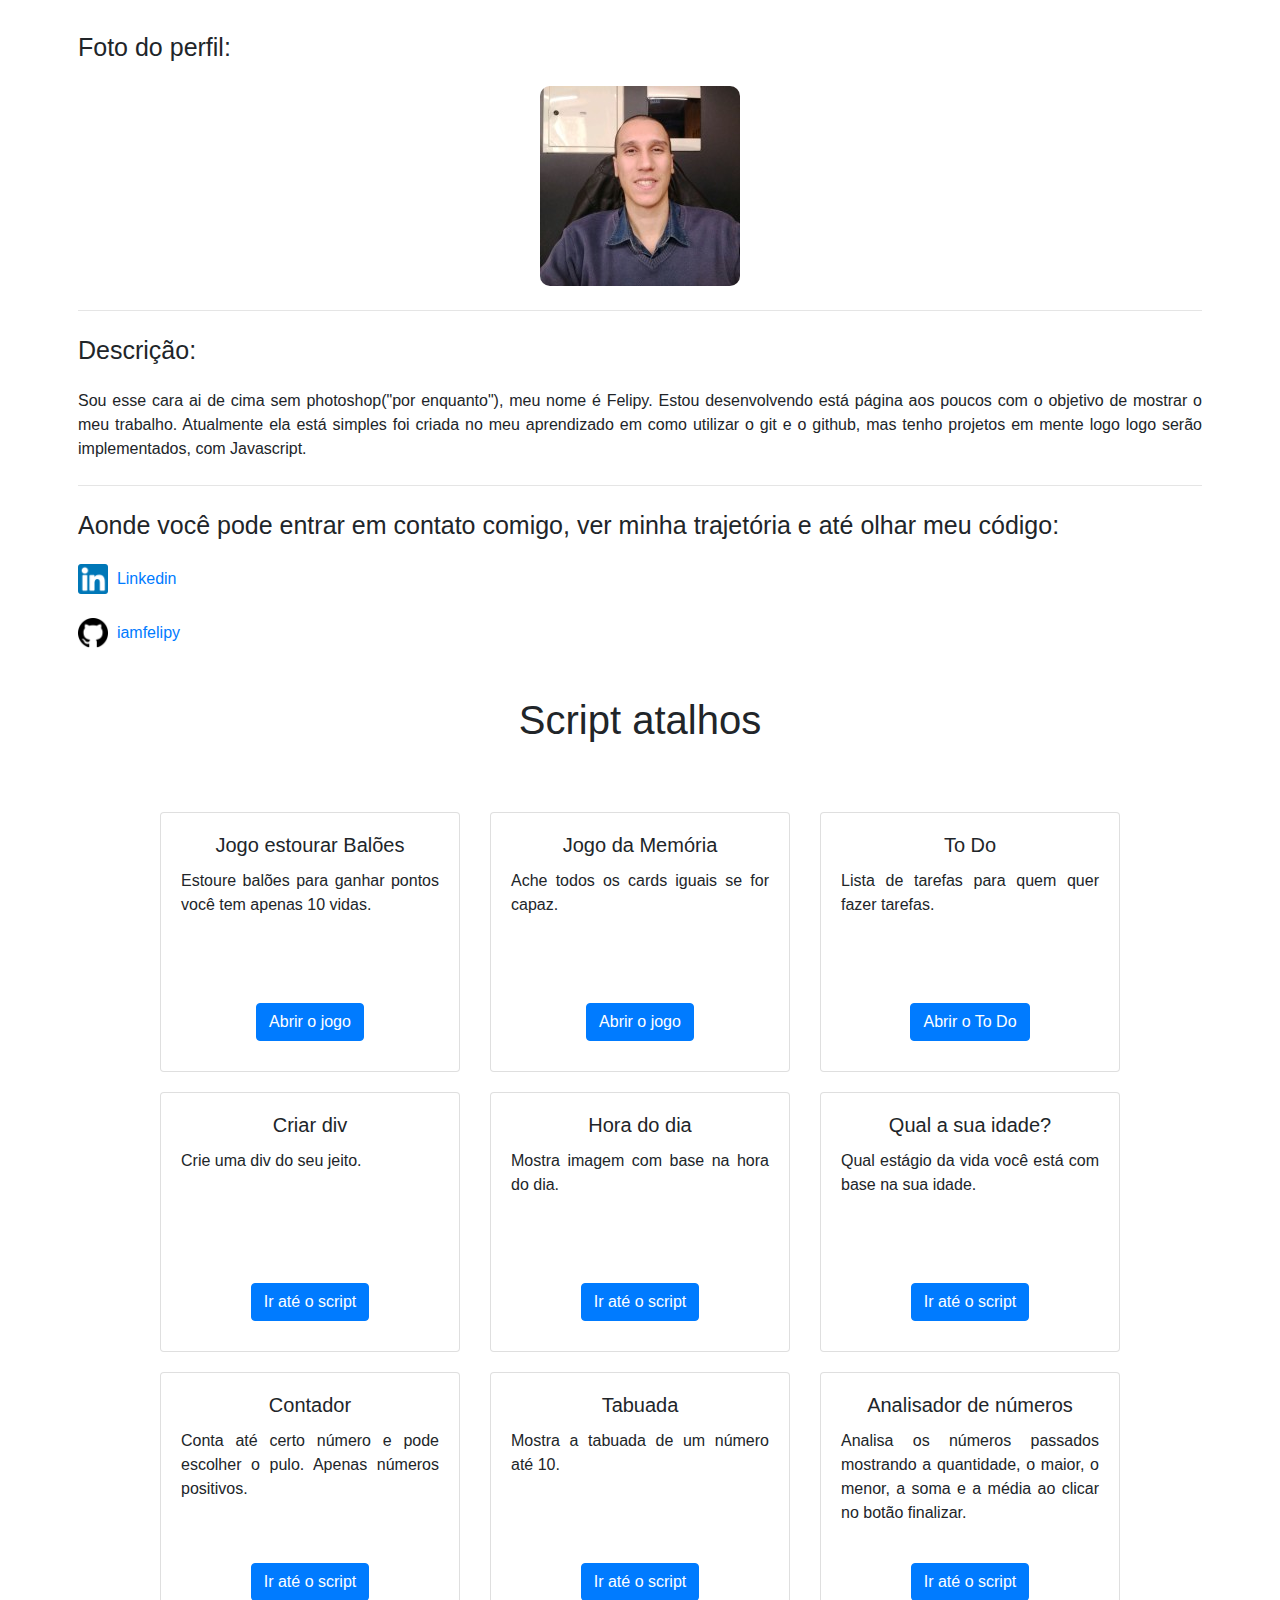
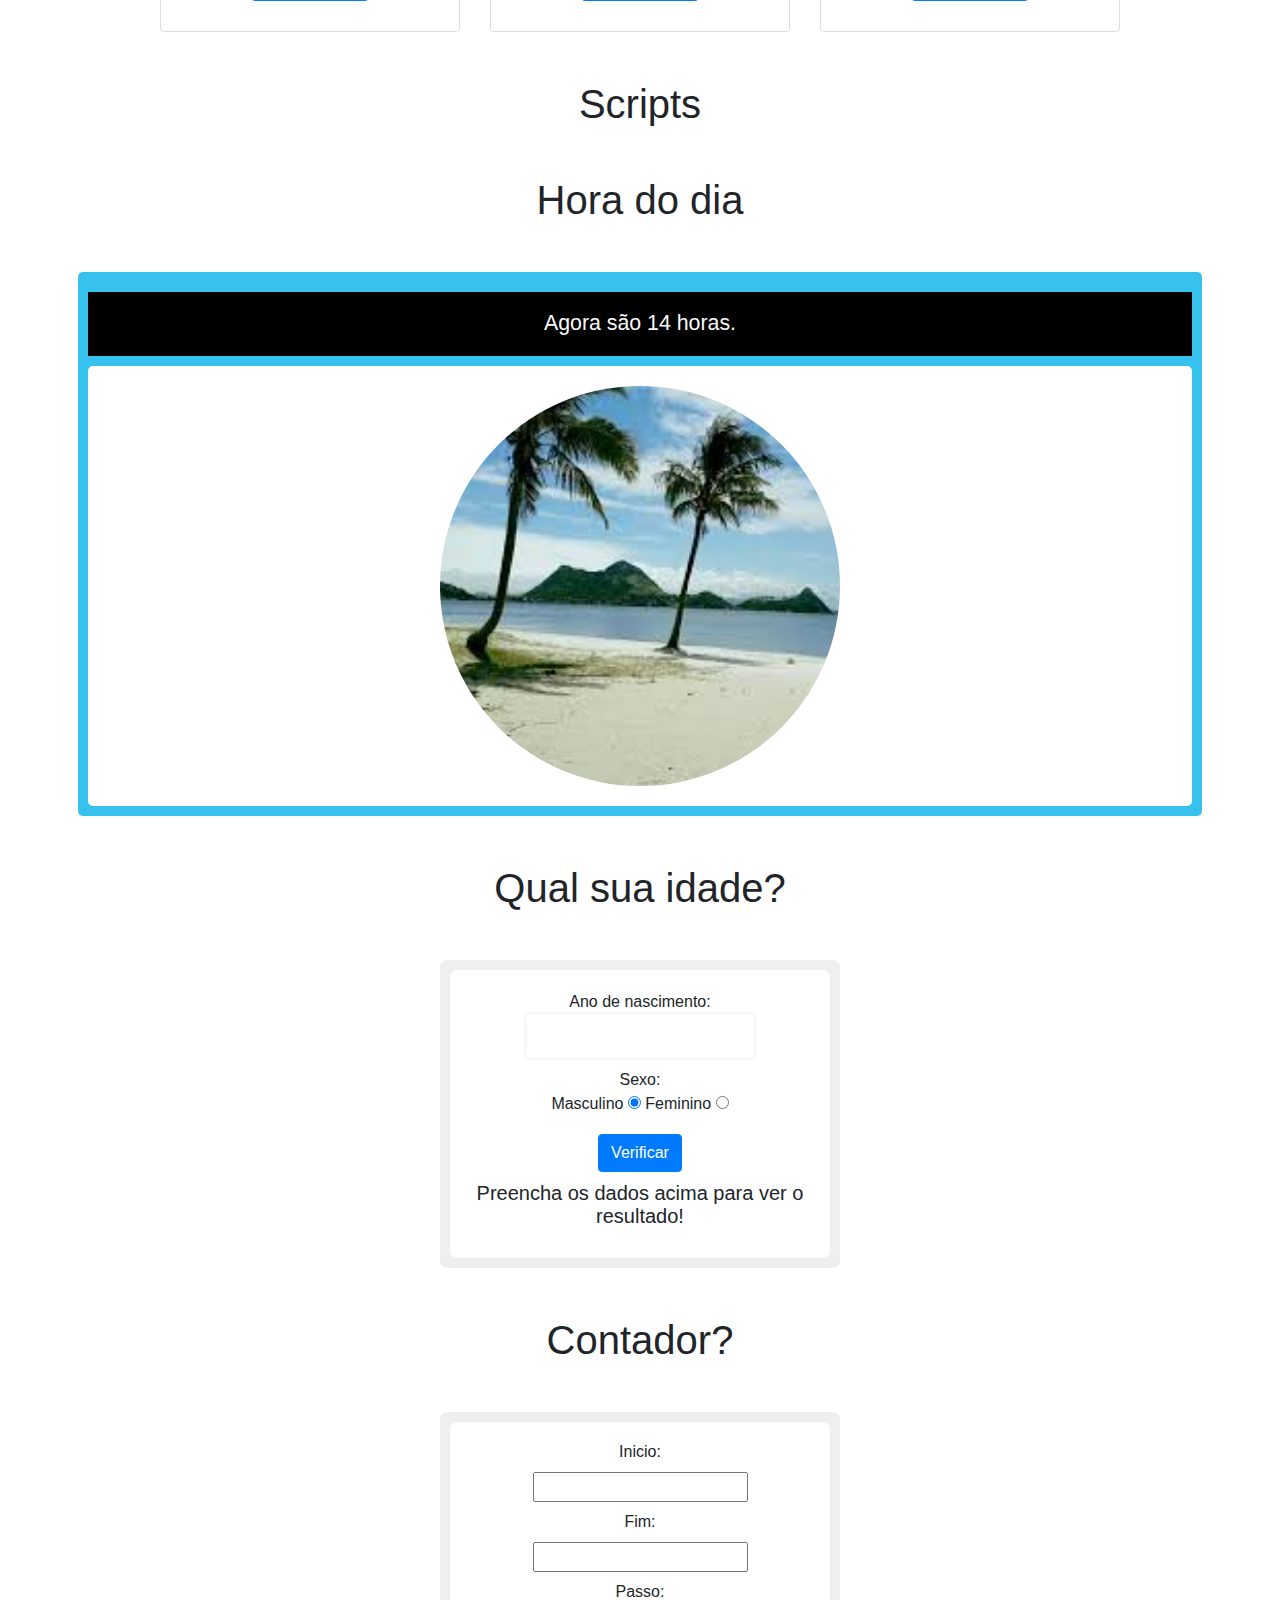
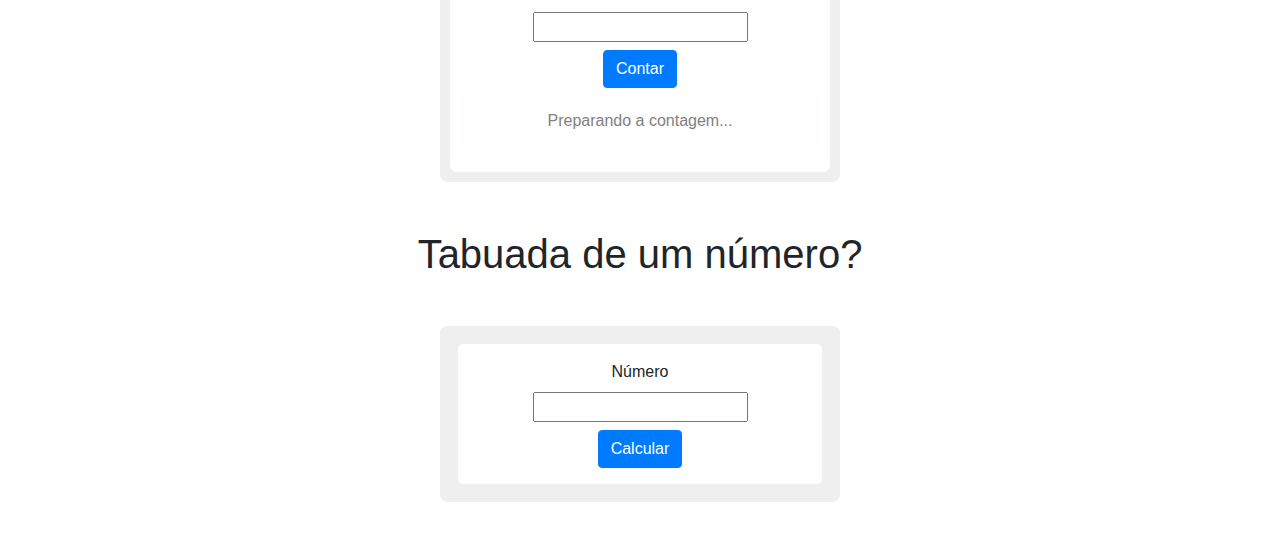
<file: index.html>
<!DOCTYPE html>
<html lang="en">
<head>
    <meta charset="UTF-8">
    <meta http-equiv="X-UA-Compatible" content="ie=edge">
    <link rel="stylesheet" href="https://stackpath.bootstrapcdn.com/bootstrap/4.3.1/css/bootstrap.min.css" integrity="sha384-ggOyR0iXCbMQv3Xipma34MD+dH/1fQ784/j6cY/iJTQUOhcWr7x9JvoRxT2MZw1T" crossorigin="anonymous">
    <meta name="viewport" content="width=device-width, user-scalable=no, shrink-to-fit=no">
    <link rel="stylesheet" href="estilo.css">
    <title>Document</title>
</head>
<body>
    <div class="container p-2">
        
        <!-- IMAGEM DO PERFIL -->
        <h1 style="font-size: 25px;" class="my-4">Foto do perfil:</h1>
        <div class="text-center my-4">
            <img src="foto-perfil.jpg" alt="" style="width: 200px;border-radius: 10px;">
        </div>
        <hr>
        <!-- APRESENTAÇÃO -->
        <h1  style="font-size: 25px;" class="my-4">Descrição:</h1>
        <p class="text-justify my-4">
            Sou esse cara ai de cima sem photoshop("por enquanto"), meu nome é Felipy. Estou desenvolvendo está página aos poucos com o objetivo de mostrar o meu trabalho. Atualmente ela está simples foi criada no meu aprendizado em como utilizar o git e o github, mas tenho projetos em mente logo logo serão implementados, com Javascript.
        </p>
        <hr>
        <!-- FORMAS DE ENTRAR EM CONTATO -->
        <h1 style="font-size: 25px;" class="my-4">Aonde você pode entrar em contato comigo, ver minha trajetória e até olhar meu código:</h1>
        <a href="https://www.linkedin.com/in/felipycamargo/" class="d-flex  align-items-center text-decoration-none my-4"> 
            <img src="linkedin.png" alt="" style="width: 30px;">&nbsp;&nbsp;Linkedin
        </a>
        <a href="https://github.com/iamfelipy" class="d-flex align-items-center text-decoration-none my-4">
            <img src="github.png" alt="" style="width: 30px;">&nbsp;&nbsp;iamfelipy
        </a>
        
        <div class="my-5">
            <h1 class="text-center">Script atalhos</h1>
        </div>

        <!-- CARDS -->
        <div class="card-deck justify-content-center">
            <div class="card cards_atalhos_cripts">
                <div  class="card-body">
                    <h5 class="card-title text-center">Jogo estourar Balões</h5>
                    <p class="card-text">
                        Estoure balões para ganhar pontos você tem apenas 10 vidas.
                    </p>
                    <div class="text-center div_botao_responsivo_scripts_atalho" >
                        <a href="./jogoBaloes/" class="btn btn-primary">Abrir o jogo</a>
                    </div>
                </div>
            </div>
            <div class="card cards_atalhos_cripts">
                <div  class="card-body">
                    <h5 class="card-title text-center">Jogo da Memória</h5>
                    <p class="card-text">
                        Ache todos os cards iguais se for capaz.
                    </p>
                    <div class="text-center div_botao_responsivo_scripts_atalho" >
                        <a href="./jogoMemoria/" class="btn btn-primary">Abrir o jogo</a>
                    </div>
                </div>
            </div>
            <div class="card cards_atalhos_cripts">
                <div  class="card-body">
                    <h5 class="card-title text-center">To Do</h5>
                    <p class="card-text">
                        Lista de tarefas para quem quer fazer tarefas.
                    </p>
                    <div class="text-center div_botao_responsivo_scripts_atalho" >
                        <a href="./toDo/index.html" class="btn btn-primary">Abrir o To Do</a>
                    </div>
                </div>
            </div>
            <div class="card cards_atalhos_cripts">
                <div  class="card-body">
                    <h5 class="card-title text-center">Criar div</h5>
                    <p class="card-text">
                        Crie uma div do seu jeito.
                    </p>
                    <div class="text-center div_botao_responsivo_scripts_atalho" >
                        <a href="./criarDiv/" class="btn btn-primary">Ir até o script</a>
                    </div>
                </div>
            </div>
            <div class="card cards_atalhos_cripts">
                <div  class="card-body">
                    <h5 class="card-title text-center">Hora do dia</h5>
                    <p class="card-text">
                        Mostra imagem com base na hora do dia.
                    </p>
                    <div class="text-center div_botao_responsivo_scripts_atalho">
                        <a href="#hora-do-dia-script" class="btn btn-primary">Ir até o script</a>
                    </div>
                </div>
            </div>
            <div class="card cards_atalhos_cripts">
                <div  class="card-body">
                    <h5 class="card-title text-center">Qual a sua idade?</h5>
                    <p class="card-text">
                        Qual estágio da vida você está com base na sua idade.
                    </p>
                    <div class="text-center div_botao_responsivo_scripts_atalho">
                        <a href="#qual-sua-idade-script" class="btn btn-primary">Ir até o script</a>
                    </div>
                </div>
            </div>            
            <div class="card cards_atalhos_cripts">
                <div  class="card-body">
                    <h5 class="card-title text-center">Contador</h5>
                    <p class="card-text">
                        Conta até certo número e pode escolher o pulo. Apenas números positivos.
                    </p>
                    <div class="text-center div_botao_responsivo_scripts_atalho">
                        <a href="#contador-script" class="btn btn-primary">Ir até o script</a>
                    </div>
                </div>
            </div>
            <div class="card cards_atalhos_cripts">
                <div  class="card-body">
                    <h5 class="card-title text-center">Tabuada</h5>
                    <p class="card-text">
                        Mostra a tabuada de um número até 10.
                    </p>
                    <div class="text-center div_botao_responsivo_scripts_atalho">
                        <a href="#tabuada-script" class="btn btn-primary">Ir até o script</a>
                    </div>
                </div>
            </div>
            <div class="card cards_atalhos_cripts">
                <div  class="card-body">
                    <h5 class="card-title text-center">Analisador de números</h5>
                    <p class="card-text">
                        Analisa os números passados mostrando a quantidade, o maior, o menor, a soma e a média ao clicar no botão finalizar.
                    </p>
                    <div class="text-center div_botao_responsivo_scripts_atalho">
                        <a href="#" class="btn btn-primary">Ir até o script</a>
                    </div>
                </div>
            </div>
        </div> <!-- END CARDS -->
        
        <!-- -------------------------------------------------------------------------------- -->
        
        
        <div class="my-5">
            <h1 class="text-center">Scripts</h1>
        </div>

        <!-- -------------------------------------------------------------------------------- -->

        <!-- HORA DO DIA -->
        <div class="area-script-molde" id='hora-do-dia-script'>
            
            <div class="mb-5">
                <h1 class="text-center">Hora do dia</h1>
            </div>
            
            <div id='corFundoHoraDoDia'>
                <div id='horaDia' class="text-center py-3 text-light"></div>
                <div id='envolve-status-dia-imagem'>
                    <div id="statusDiaImagem" class="mx-auto"><div></div></div>    
                </div>
            </div>
            <script src='assets/scripts/hora-do-dia.js'></script>
        </div><!-- END HORA DO DIA -->
        
        <!-- -------------------------------------------------------------------------------- -->

        <!-- VERIFICADOR DE IDADE -->
        <div class="area-script-molde" id='qual-sua-idade-script'>
            
            <div class="mb-5">
                <h1 class="text-center">Qual sua idade?</h1>
            </div>
        
            <div id='cor-qual-sua-idade'>
                <div id="rentagulo_branco">
                    <div class="form text-center">
                        Ano de nascimento:<br/>
                        <input type="number" id="ano_nascimento">
                    </div>
                    <div class="form text-center">
                        Sexo:<br/>
                        <label for="sexoM">Masculino</label>
                            <input type="radio" name="pSexo" id="sexoM" value='M' checked>
                        <label for="sexoF">Feminino</label>
                            <input type="radio" name="pSexo" id="sexoF" value='F'>
                    </div>
                    <div class="form text-center">
                        <button id="btnCalcula" class='btn btn-primary'>Verificar</button>
                    </div>
                    <div>
                        <p id="descricaoPessoa">Preencha os dados acima para ver o resultado!</p>
                        <div id="fotoPessoa"> 
                            
                        </div>
                    </div>
                </div>
            </div>
            <script src='assets/scripts/verificador-de-idade.js'></script>
        </div><!-- END VERIFICADOR DE IDADE -->
        
        <!-- -------------------------------------------------------------------------------- -->

        <!-- VAMOS CONTAR -->
        
        <div class="area-script-molde">

            <div class="mb-5">
                <h1 class="text-center">Contador?</h1>
            </div>
            <div  id='contador-script'>
                <div id="rentagulo-branco-contador">
                        <div class="my-2">
                            <label for="">Inicio:</label><br>
                            <input type="number" name="" id="inicio">
                        </div>
                        <div class="my-2">
                            <label for="">Fim: </label><br> 
                            <input type="number" name="" id="fim">
                        </div class="my-2">
                        <div class="my-2">
                            <label for="">Passo: </label><br>
                            <input type="number" name="" id="passo">
                        </div>
                        <div class="text-center my-2">
                            <button class="btn btn-primary" id="btnConta">Contar</button>
                        </div>
                        <div>
                            <p class="alert alert-light" id="resultado">
                                Preparando a contagem...
                            </p>
                        </div>
                    </div>
            </div>
            <script src='assets/scripts/contador.js'></script>
        </div><!-- END VAMOS CONTAR -->
        
        <!-- -------------------------------------------------------------------------------- -->

        <!-- TABUADA -->
        
        <div class="area-script-molde" id='tabuada-script'>

            <div class="mb-5">
                <h1 class="text-center">Tabuada de um número?</h1>
            </div>
            <div  id='contador-script'>
                <section class="bg-white m-2 p-2 text-center" style="border-radius: 5px;">
                    <div class="my-2">
                        <label for="numero">Número</label><br> 
                        <input type="number" name="" id="numeroTabuada"> 
                    </div>
                    <div class="my-2">
                        <button class="btn btn-primary" id="btnContador">Calcular</button>
                    </div>
                    <div>
                        <select class="custom-select text-center" id="resultado-contador" style="display: none;" size="10"> 
                            
                        </select>
                    </div>
                </section>
            </div>
            <script src='assets/scripts/tabuada.js'></script>
        </div><!-- END VAMOS CONTAR -->

        
    </div>  
</body>
</html>
</file>
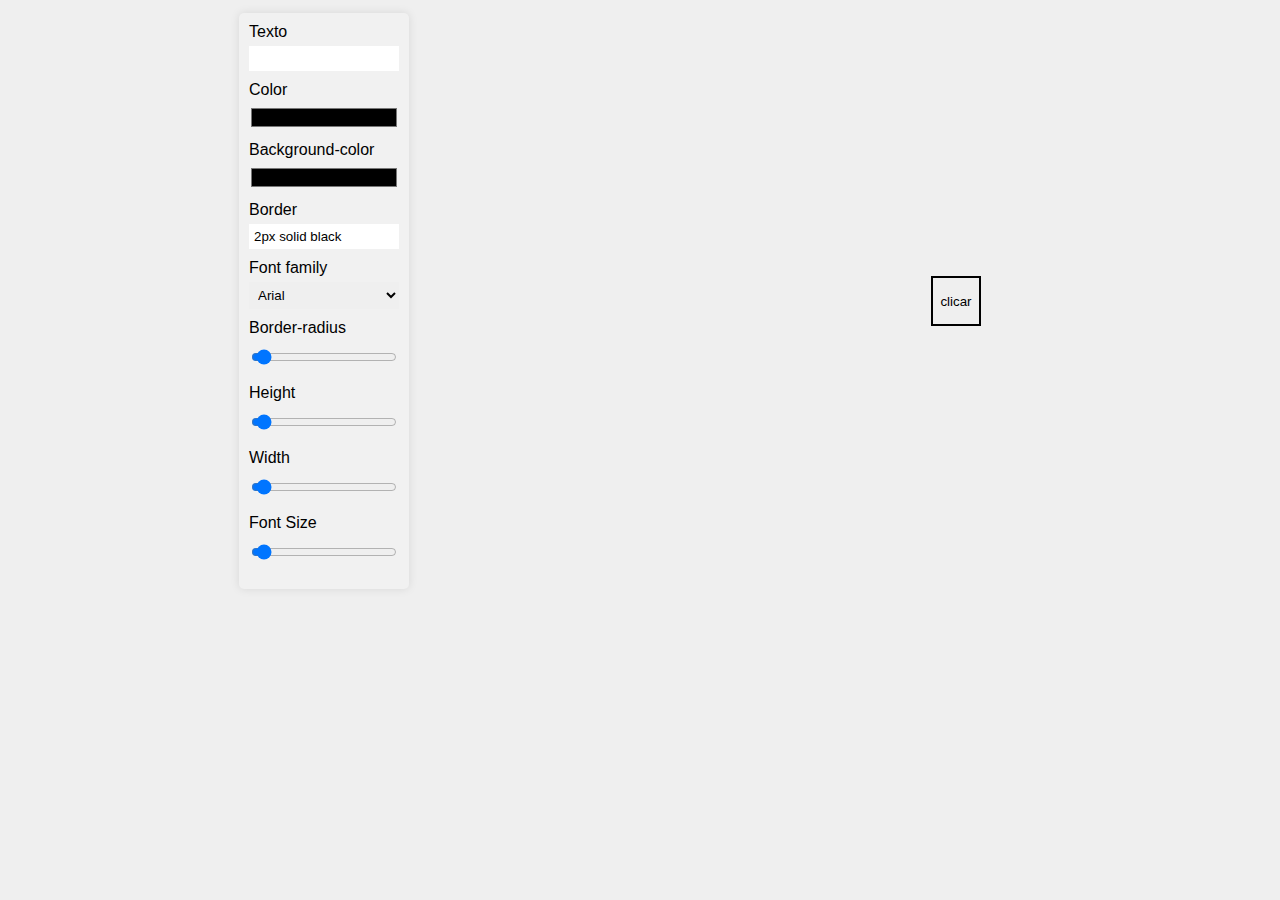
<file: criarDiv/index.html>
<!DOCTYPE html>
<html lang="pt-br">
<head>
    <meta charset="UTF-8">
    <meta name="viewport" content="width=device-width, initial-scale=1.0">
    <meta http-equiv="X-UA-Compatible" content="ie=edge">
    <link rel="stylesheet" href="./css/style.css">
    <title>Document</title>
</head>
<body>
    <div class='container-caracteristicas-e-elemento'>
        <div>
            <form name='containerCaracteristicas'>
                <div class='separador'>
                    <div class='titulo'>
                        <label for='texto'>Texto</label>
                    </div>
                    <div>
                        <input type='text' name='text' id='text'>
                    </div>
                </div>
                <div class='separador'>
                    <div class='titulo'>
                        <label>Color</label>
                    </div>
                    <div>
                        <input type='color' name='color' id='color'>
                    </div>
                </div>
                <div class='separador'>
                    <div class='titulo'>
                        <label>Background-color</label>
                    </div>
                    <div>
                        <input type='color' name='backgroundColor' id='background-color'>
                    </div>
                </div>
                <div class='separador'>
                    <div class='titulo'>
                        <label for='border'>Border</label>
                    </div>
                    <div>
                        <input type='text' name='border' id='border' value='2px solid black'>
                    </div>
                </div>
                <div class='separador'>
                    <div class='titulo'>
                        <label>Font family</label>
                    </div>
                    <div>
                        <select name="fontFamily" id="font-family">
                            <option>Arial</option>
                            <option>cursive</option>
                            <option>Fantasy</option>
                        </select>
                    </div>
                </div>
                <div class='separador'>
                    <div class='titulo'>
                        <label>Border-radius</label>
                    </div>
                    <div>
                        <input type='range' name='borderRadius' id='border-radius' min='0' max='100' value='0'>
                    </div>
                </div>
                <div class='separador'>
                    <div class='titulo'>
                        <label for=>Height</label>
                    </div>
                    <div>
                        <input type='range' name='height' id='height' min='20' max='100' value='20'>
                    </div>
                </div>
                <div class='separador'>
                    <div class='titulo'>
                        <label>Width</label>
                    </div>
                    <div>
                        <input type='range' name='width' id='width' min='20' max='100' value='20'>
                    </div>
                </div>
                <div class='separador'>
                    <div class='titulo'>
                        <label>Font Size</label>
                    </div>
                    <div>
                        <input type='range' name='fontSize' id='font-size' min='16' max='100' value='1'>
                    </div>
                </div>
            </form>
        </div>  

        <div class='container-elemento-criado'>
            <button class='botao-css'>clicar</button>
        </div> 
    </div >
    <script type='module' src='./js/index.js'></script>
</body>
</html>
</file>
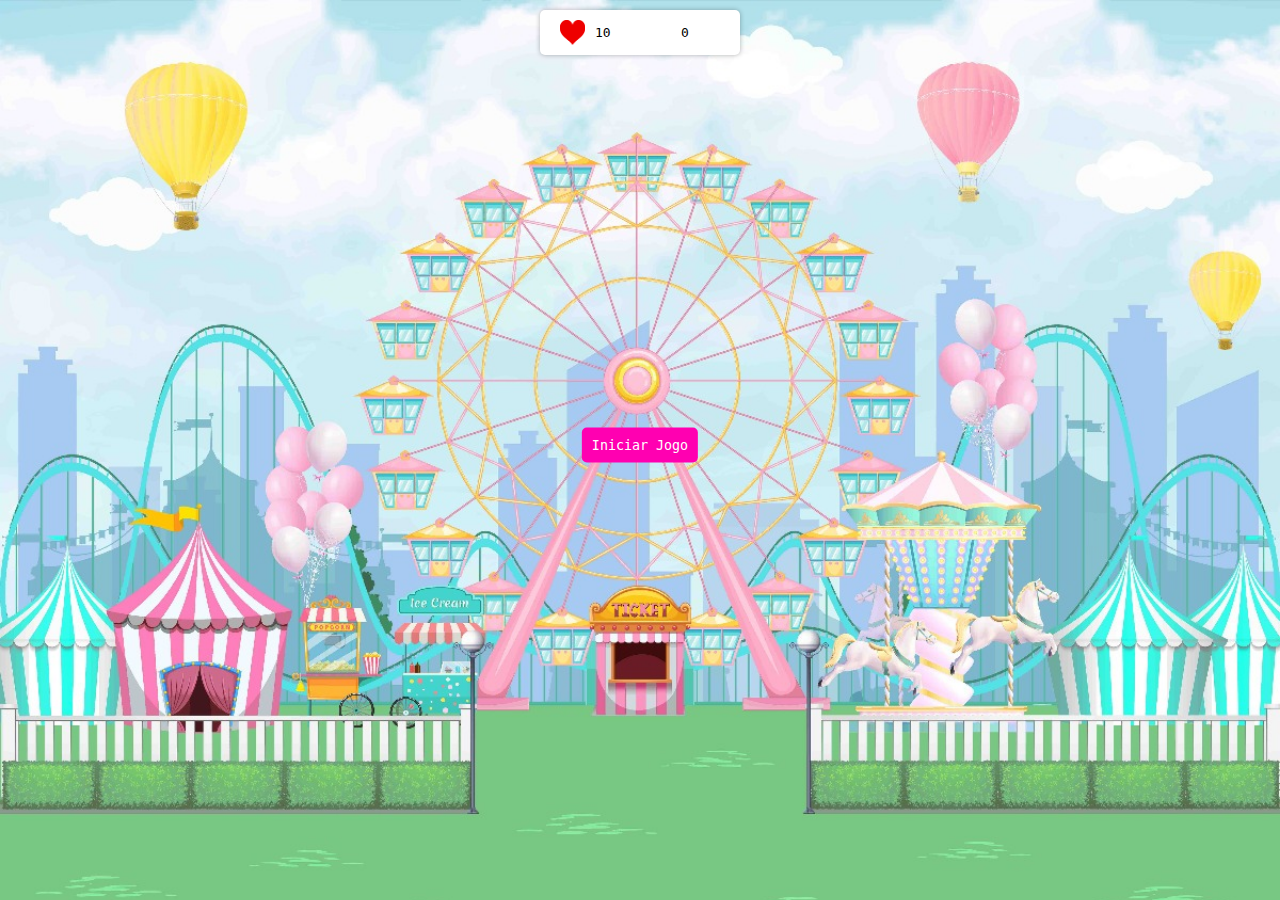
<file: jogoBaloes/index.html>
<!DOCTYPE html>
<html lang="en">
<head>
    <meta charset="UTF-8">
    <meta name="viewport" content="width=device-width, initial-scale=1.0">
    <meta http-equiv="X-UA-Compatible" content="ie=edge">
    <link rel="stylesheet" href="style.css">
    <title>Document</title>
</head>
<body>
    <div class='container-game'>
        <div class='container-vidas-pontos'>
            <div class='vidas-icon-valor'>
                <div>
                    <div class='vidas-titulo'></div>
                </div>
                <div class='vidas-valor'>10</div>
            </div>
            <div class='pontos-icon-valor'>
                <div class='pontos-valor'>0</div>
            </div>
        </div>
        <div class='lobby-jogo'>
            <div class='container-iniciar-jogo'>
                <button class='iniciar-jogo'>Iniciar Jogo</button>
            </div>
        </div>
    </div>
    <script src='index.js'></script>
</body>
</html>
</file>
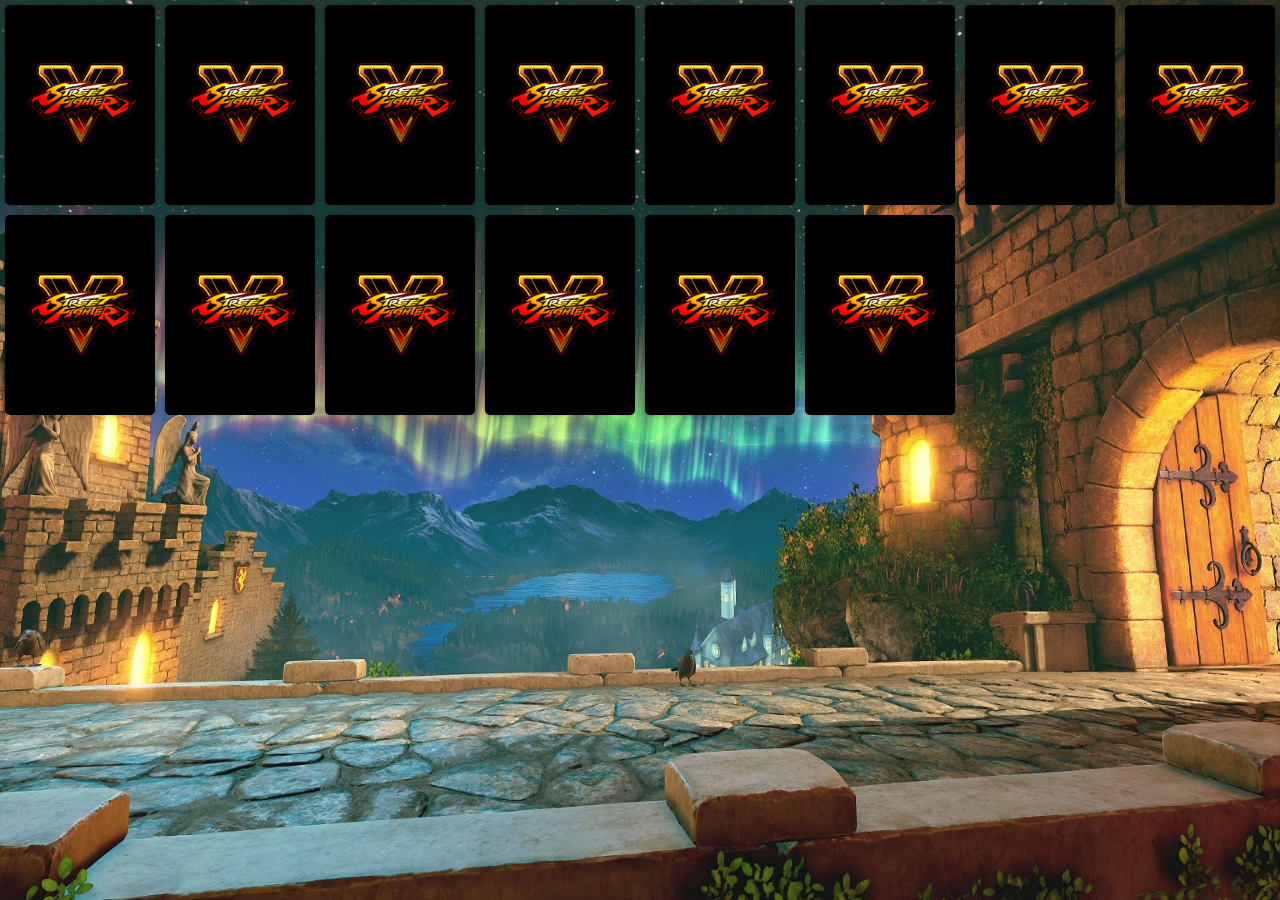
<file: jogoMemoria/index.html>
<!DOCTYPE html>
<html lang="pt-br">
<head>
    <meta charset="UTF-8">
    <meta name="viewport" content="width=device-width, user-scalable=no, shrink-to-fit=no">
    <meta http-equiv="X-UA-Compatible" content="ie=edge">
    <link rel="stylesheet" href="style.css">
    <title>teste</title>
</head>
<body>
    
    <label class='adicionar-imagens-personalizadas' for='imagens'>
        Adicionar imagens para os cards('opcional')
        <input type="file" id="imagens" multiple />
    </label>

    <div class='container-jogo'>
        <div class='container-cards'></div>
    </div>
    <script src='index.js'></script>
</body>
</html>
</file>
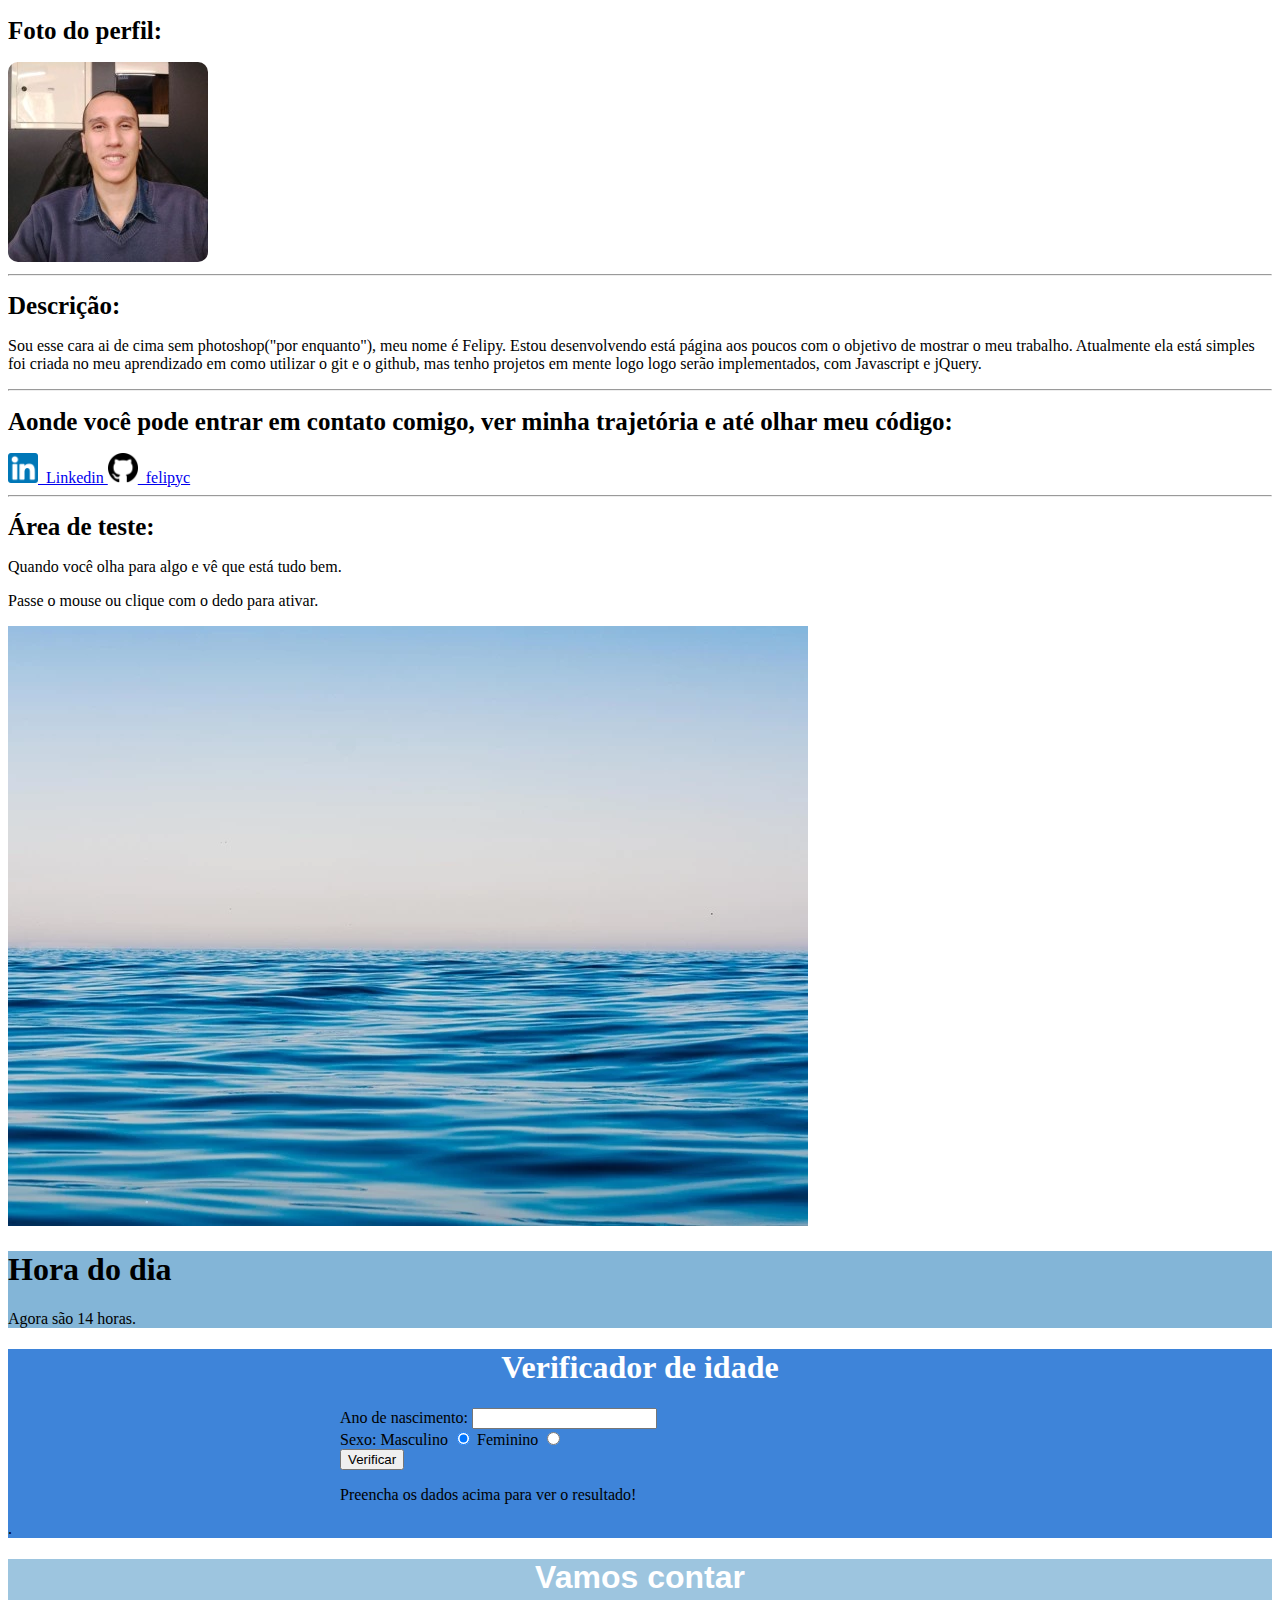
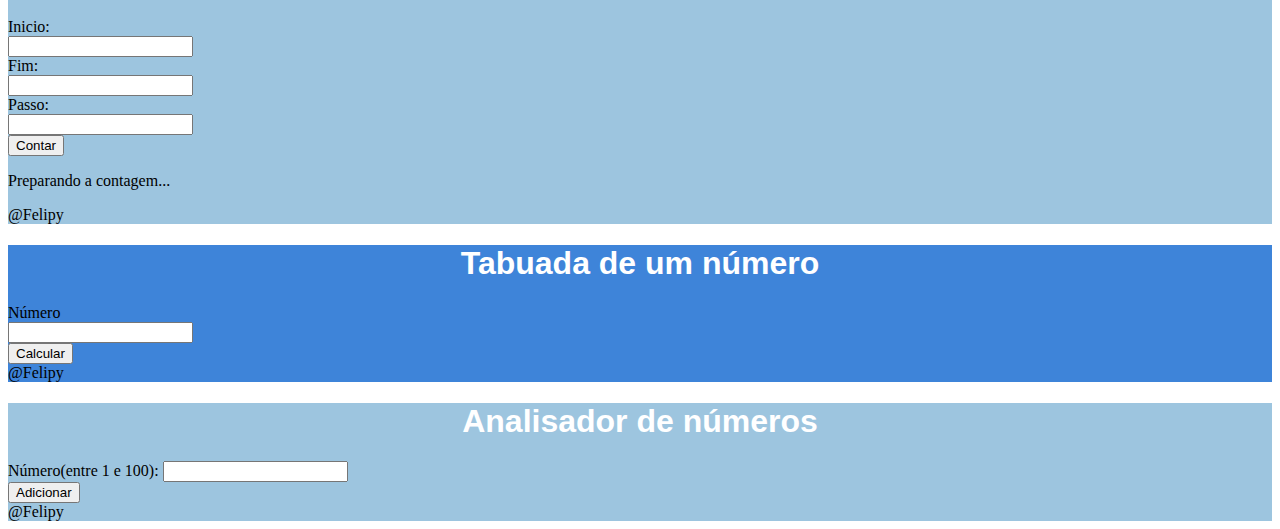
<file: index-teste.html>
<!doctype html>
<html lang="pt-br">
    <head>
        <!-- Required meta tags -->
        <meta charset="utf-8">
        <meta name="viewport" content="width=device-width, initial-scale=1, shrink-to-fit=no">

        <!-- Bootstrap CSS -->
        <link rel="stylesheet" href="https://stackpath.bootstrapcdn.com/bootstrap/4.2.1/css/bootstrap.min.css" integrity="sha384-GJzZqFGwb1QTTN6wy59ffF1BuGJpLSa9DkKMp0DgiMDm4iYMj70gZWKYbI706tWS" crossorigin="anonymous">

        <!-- outros -->
        <title>Portfólio</title>
        <style>
        </style>
    </head>
    <body>
        <div class="container my-4 mx-auto">
            <!-- imagem do perfil -->
            <h1 style="font-size: 25px;" class="my-4">Foto do perfil:</h1>
            <div class="text-center my-4">
                <img src="foto-perfil.jpg" alt="" style="width: 200px;border-radius: 10px;">
            </div>
            <hr>
            <!-- apresentação -->
            <h1  style="font-size: 25px;" class="my-4">Descrição:</h1>
            <p class="text-justify my-4">
                Sou esse cara ai de cima sem photoshop("por enquanto"), meu nome é Felipy. Estou desenvolvendo está página aos poucos com o objetivo de mostrar o meu trabalho. Atualmente ela está simples foi criada no meu aprendizado em como utilizar o git e o github, mas tenho projetos em mente logo logo serão implementados, com Javascript e jQuery.
            </p>
            <hr>
            <!-- formas de entrar em contato -->
            <h1 style="font-size: 25px;" class="my-4">Aonde você pode entrar em contato comigo, ver minha trajetória e até olhar meu código:</h1>
            <a href="https://www.linkedin.com/in/felipycamargo/" class="d-flex  align-items-center text-decoration-none my-4"> 
                <img src="linkedin.png" alt="" style="width: 30px;">&nbsp;&nbsp;Linkedin
            </a>
            <a href="https://github.com/felipyc" class="d-flex align-items-center text-decoration-none my-4">
                <img src="github.png" alt="" style="width: 30px;">&nbsp;&nbsp;felipyc
            </a>      
            <hr>

            <!-- area de teste -->                                                                                                                                                                                                                                                                                                                                                                                                                                                                                                                                                                                   
            <h1 style="font-size: 25px" class="my-4">Área de teste:</h1>
            <!-- teste 1 -->
            <p id="info-mar">Quando você olha para algo e vê que está tudo bem.</p>
            <p>Passe o mouse ou clique com o dedo para ativar.</p>
            <img id="tubarao" src="mar.jpg" alt="" onmouseover="passarMouse()" onmouseout="tirarMouse()" class="img-fluid">
            <script type="text/javascript">
                function passarMouse(){
                    document.getElementById('tubarao').src = 'tubarao_mar.jpg';
                    document.getElementById('info-mar').innerHTML = "Mas depois vê como é dentro. Tenha cuidado ao nadar.";
                }
                function tirarMouse(){
                    document.getElementById('tubarao').src = "mar.jpg";
                    document.getElementById('info-mar').innerHTML = "Quando você olha para algo e vê que está tudo bem.";
                }
            </script>
            <!-- teste 2 -->
            <div id='teste2' class="py-5 my-5 px-2">
                
                <h1 class="text-center text-white">Hora do dia</h1>
                <div id="area_hora_mais_imagem" class="py-5 my-5 mx-auto">
                    <div id='horaDia' class="text-center py-3"></div>
                    <!-- imagem que representa a hora do dia -->
                    <div id="statusDiaImagem" class="mx-auto"></div>
                </div>
                
                <script>
                    var agora = new Date()
                    var hora = agora.getHours()
                    document.getElementById('horaDia').innerText = `Agora são ${hora} horas.`
                    var imagem = document.getElementById('statusDiaImagem')
                    var fundo = document.getElementById('teste2');
            
                    if( hora == 1 || hora < 6 ){
                        document.getElementById('horaDia').innerText = `Agora é ${hora} hora.`
                        imagem.style.backgroundImage = "url(assets/imagens/exerc-hora-do-dia/noite.jpg)";
                        fundo.style.backgroundColor = '#191B30';
                    }else if( hora < 12  ){
                        imagem.style.backgroundImage = "url(assets/imagens/exerc-hora-do-dia/manha.jpg)";
                        fundo.style.backgroundColor = '#CBBA8D';
                    }else if( hora <= 18 ){
                        imagem.style.backgroundImage = "url(assets/imagens/exerc-hora-do-dia/tarde.jpg)";            
                        fundo.style.backgroundColor = '#83B5D7';
                    }else{
                        imagem.style.backgroundImage = "url(assets/imagens/exerc-hora-do-dia/noite.jpg)";
                        fundo.style.backgroundColor = '#191B30';
                    }
            
                </script>
            </div>
            <!-- teste 3 -->
            <div style="background-color: #3E84D9;" class="p-2">
                <div style="max-width: 600px;margin: auto;" class="py-5">
                    <h1 style="color: white;text-align: center;">Verificador de idade</h1>
                    <div id="rentagulo_branco">
                        <div class="form">
                            Ano de nascimento: <input type="number" id="ano_nascimento">
                        </div>
                        <div class="form">
                            Sexo:
                            <label for="sexoM">Masculino</label> <input type="radio" name="pSexo" id="sexoM" value='M' checked>
                            <label for="sexoF">Feminino</label> <input type="radio" name="pSexo" id="sexoF" value='F'>
                        </div>
                        <div class="form text-center">
                            <button id="btnCalcula">Verificar</button>
                        </div>
                        <div>
                            <p id="descricaoPessoa">Preencha os dados acima para ver o resultado!</p>
                            <div id="fotoPessoa"> 
                                
                            </div>
                        </div>
                    </div>
                </div>.
            </div>
            <script>
                var btnCalcula = document.getElementById('btnCalcula');
                btnCalcula.onclick = function calculaIdade(){
                    // pegando respostas do usuário
                    var ano = new Date()
                    var ano_atual = ano.getFullYear()
                    var idade = ano_atual - document.getElementById('ano_nascimento').value
                    var sexo = document.querySelector('input[name="pSexo"]:checked').value;
                    //pegando as referências dos campos que vão ser alterados
                    var descricao = document.getElementById('descricaoPessoa');
                    var fotoPessoa = document.getElementById('fotoPessoa');
                    //filtrando o resultado
                    if( document.getElementById('ano_nascimento').value > ano.getFullYear() || document.getElementById('ano_nascimento').value == '' ){
                        alert(`Ano inserido invalido ${document.getElementById('ano_nascimento').value}`);
                    }else{
                        fotoPessoa.style.width = '250px';
                        fotoPessoa.style.height = '250px';
                        if( idade == 0 ){
                        descricao.innerText = 'Você é um bebê.'
                        fotoPessoa.style.backgroundImage = 'url(assets/imagens/exerc-idade/bebe.jpg)'
                        }
                        else if( idade < 24 ){
                            if(sexo == 'M' ){
                                fotoPessoa.style.backgroundImage = 'url(assets/imagens/exerc-idade/homem-adolescente.jpg)'
                            }else{  
                                fotoPessoa.style.backgroundImage = 'url(assets/imagens/exerc-idade/mulher-adolescente.jpg)'
                            }
                            descricao.innerText = 'Você é um adolescente ou está perto de ser.'
                        }else if( idade < 59 ){
                            if(sexo == 'M' ){
                                fotoPessoa.style.backgroundImage = 'url(assets/imagens/exerc-idade/homem-adulto.jpg)'
                            }else{  
                                fotoPessoa.style.backgroundImage = 'url(assets/imagens/exerc-idade/mulher-adulta.jpg)'
                            }
                            descricao.innerText = 'Você é um adulto.'
                        }else{
                            if(sexo == 'M' ){
                                fotoPessoa.style.backgroundImage = 'url(assets/imagens/exerc-idade/idoso.jpg)'
                            }else{
                                fotoPessoa.style.backgroundImage = 'url(assets/imagens/exerc-idade/idosa.jpg)'
                            }   
                            descricao.innerText = 'Você passou dos 59 aproveita para investir em você.'
                        }
                    }   
                }
            </script>
            <!-- teste 4 -->
            <div style="background-color: rgb(157, 197, 223);" class="my-5 py-2">
                <header>
                    <h1 style="color: white; font-family: Arial;text-align:center;  ">Vamos contar</h1>
                </header>
                <section class="bg-white m-2 p-2 text-center" style="border-radius: 5px;">
                    <div class="my-2">
                        <label for="">Inicio:</label><br>
                        <input type="number" name="" id="inicio">
                    </div>
                    <div class="my-2">
                        <label for="">Fim: </label><br> 
                        <input type="number" name="" id="fim">
                    </div class="my-2">
                    <div class="my-2">
                        <label for="">Passo: </label><br>
                        <input type="number" name="" id="passo">
                    </div>
                    <div class="text-center my-2">
                        <button class="btn btn-primary" id="btnConta">Contar</button>
                    </div>
                    <div>
                        <p class="alert alert-light" id="resultado">
                            Preparando a contagem...
                        </p>
                    </div>
                </section>
                <footer class="text-center p-2">
                    &#64;Felipy
                </footer>
                <script>
                    //script pulo
        
                    document.getElementById("btnConta").addEventListener("click", conta)
        
                    function conta(){
                        //inicio
                        var inicio = Number(document.getElementById('inicio').value)
        
                        //fim
                        var fim = Number(document.getElementById('fim').value)
        
                        //passo
                        var passo = Number(document.getElementById('passo').value)
        
                        //resultado
                        var resultado = document.getElementById('resultado')
                        
                        //contador
                        if( inicio < 0 || fim < 0  || passo < 1 ){
                            alert('Impossível contar.')
                        }else{
                            resultado.innerText = ''
                            for(  ; inicio <= fim ; inicio = inicio + passo ){
                                var novoTexto = document.createElement('span')
                                if( inicio >= fim){
                                    novoTexto.innerHTML = inicio
                                }else{
                                    novoTexto.innerHTML = inicio + '&nbsp; &#128073;&#127999; &nbsp;'
                                }               
                                resultado.appendChild(novoTexto)
                                
                            }
                        }
                    }
                </script>
            </div>      
            <!-- teste 5 -->      
            <div style="background-color: #3E84D9;">
                <header>
                    <h1 style="color: white; font-family: Arial;text-align:center;  ">Tabuada de um número</h1>
                </header>
                <section class="bg-white m-2 p-2 text-center" style="border-radius: 5px;">
                    <div class="my-2">
                        <label for="numero">Número</label><br> 
                        <input type="number" name="" id="numeroTabuada"> 
                    </div>
                    <div class="my-2">
                        <button class="btn btn-primary" id="btnContador">Calcular</button>
                    </div>
                    <div>
                        <select class="custom-select text-center" id="resultado-contador" style="display: none;" size="10"> 
                            
                        </select>
                    </div>
                </section>
                <footer class="text-center p-2">
                    &#64;Felipy
                </footer>
                <script>
                    //script pulo
        
                    document.getElementById("btnContador").addEventListener("click", conta)
        
                    function conta(){
                        //numero da tabuada
                        var numeroTabuada = Number(document.getElementById('numeroTabuada').value)
                        //resultado
                        var resultado = document.getElementById('resultado-contador')
                        //contador
                        if( numeroTabuada < 0 || numeroTabuada == '' ){
                            alert('Por favor, digite um número')
                        }else{
                            resultado.style.display = 'inline-block'
                            resultado.innerHTML = ''
                            for( var c = 1 ; c <= 10 ; c++ ){
                                var option = document.createElement('option')
                                var text = document.createTextNode(` ${c} x ${numeroTabuada} = ` + c * numeroTabuada)
                                option.appendChild(text)
                                resultado.appendChild(option)
                            }
                        }
                    }
                </script>
            </div>
            <!-- teste 6 --> 
            <div style="background-color: rgb(157, 197, 223);" class="my-5 py-2">
                <header class="text-center">
                    <h1 style="color: white; font-family: Arial;text-align:center;">Analisador de números</h1>
                </header>
                <section class="bg-white m-2 p-2 text-center" style="border-radius: 5px;">
                    <div class="my-3">
                        <label for="" class="text-center w-100">Número(entre 1 e 100): </label> <input type="text" class="w-100 p-2 text-center" id="numero-mostra-numero">
                    </div>
                    <div class="my-3 text-center">
                        <button type="buttons" class="btn btn-primary" id='btn_mostra_numero'>Adicionar</button>
                    </div>
                    <div class="my-3">
                        <select name="" id="resultado-mostra-numero" size='10' style="display: none;" class="p-3 custom-select">
            
                        </select>
                    </div>
                    <div class="my-3">
                        <button type="button" class="btn btn-primary mx-auto" id='btn_finalizar_mostra_numero' style="display: none;">Finalizar</button>
                    </div>
                    <div id="resultados_finalizar" class="my-3" style="display: none;">
                        teste
                    </div>
                </section>
                <footer class="text-center">
                    &#64;Felipy
                </footer>
                <script>
                    
                    var btn_mostra_numero = document.getElementById('btn_mostra_numero')
                    btn_mostra_numero.addEventListener('click', adicionarNewNumberSelect)
            
                    var btn_finalizar_mostra_numero = document.getElementById('btn_finalizar_mostra_numero')
            
                    var contador = 0, maior = 0, menor = 0, soma = 0
            
                    //adicona os numeros digitados pelo usuario no select
                    function adicionarNewNumberSelect(){
            
                        //pega valor input
                        var input = Number(document.getElementById('numero-mostra-numero').value)
            
                        if( input >= 1 && input <= 100 ){
                        
                            //fazendo os extras, maior, menor, soma
                            if( contador == 0 ){//primeira repetição substituir 
                                maior = input                
                                menor = input                
                            }else if( input > maior ){//primeira repetição substituir 
                                maior = input
                            }else if( input < menor ){
                                menor = input
                            }
                            soma = soma + input //soma os valroes do input
                            contador++ //conta quantidade de números
            
                            //pega select
                            var select = document.getElementById('resultado-mostra-numero')
                            select.style.display = 'block'
                            
                            //criação dos elementos
                            var option = document.createElement('option')
                            option.text = `Valor ${input} adicionado.`
                            select.appendChild(option)
            
                            //ativa botão finalizar
                            btn_finalizar_mostra_numero.style.display = 'block'
            
                        }else{
                            alert('Numero inválido')
                        }
            
                    }
            
                    //adicionar evento ao botão finalizar
                    btn_finalizar_mostra_numero.addEventListener('click', finalizar)
            
                    function finalizar(){   
                        //adicionar resultados ao clicar no botão finalizar
                        var div_finalizar =  document.getElementById('resultados_finalizar')
                        div_finalizar.style.display = 'block'
                        div_finalizar.innerHTML = `Ao todo temos ${contador} números cadastrados`
                        div_finalizar.innerHTML += `<br> O maior valor informado foi ${maior}`
                        div_finalizar.innerHTML += `<br> O menor valor informado foi ${menor}`
                        div_finalizar.innerHTML += `<br> Somandos todos os números, temos ${soma}`
                        div_finalizar.innerHTML += `<br> A média dos valores digitados é ${(soma/contador).toFixed(2)}`
                    }
            
                </script>
            </div>
            <!-- teste 7 --> 
        </div>
    </body>
</html>
</file>
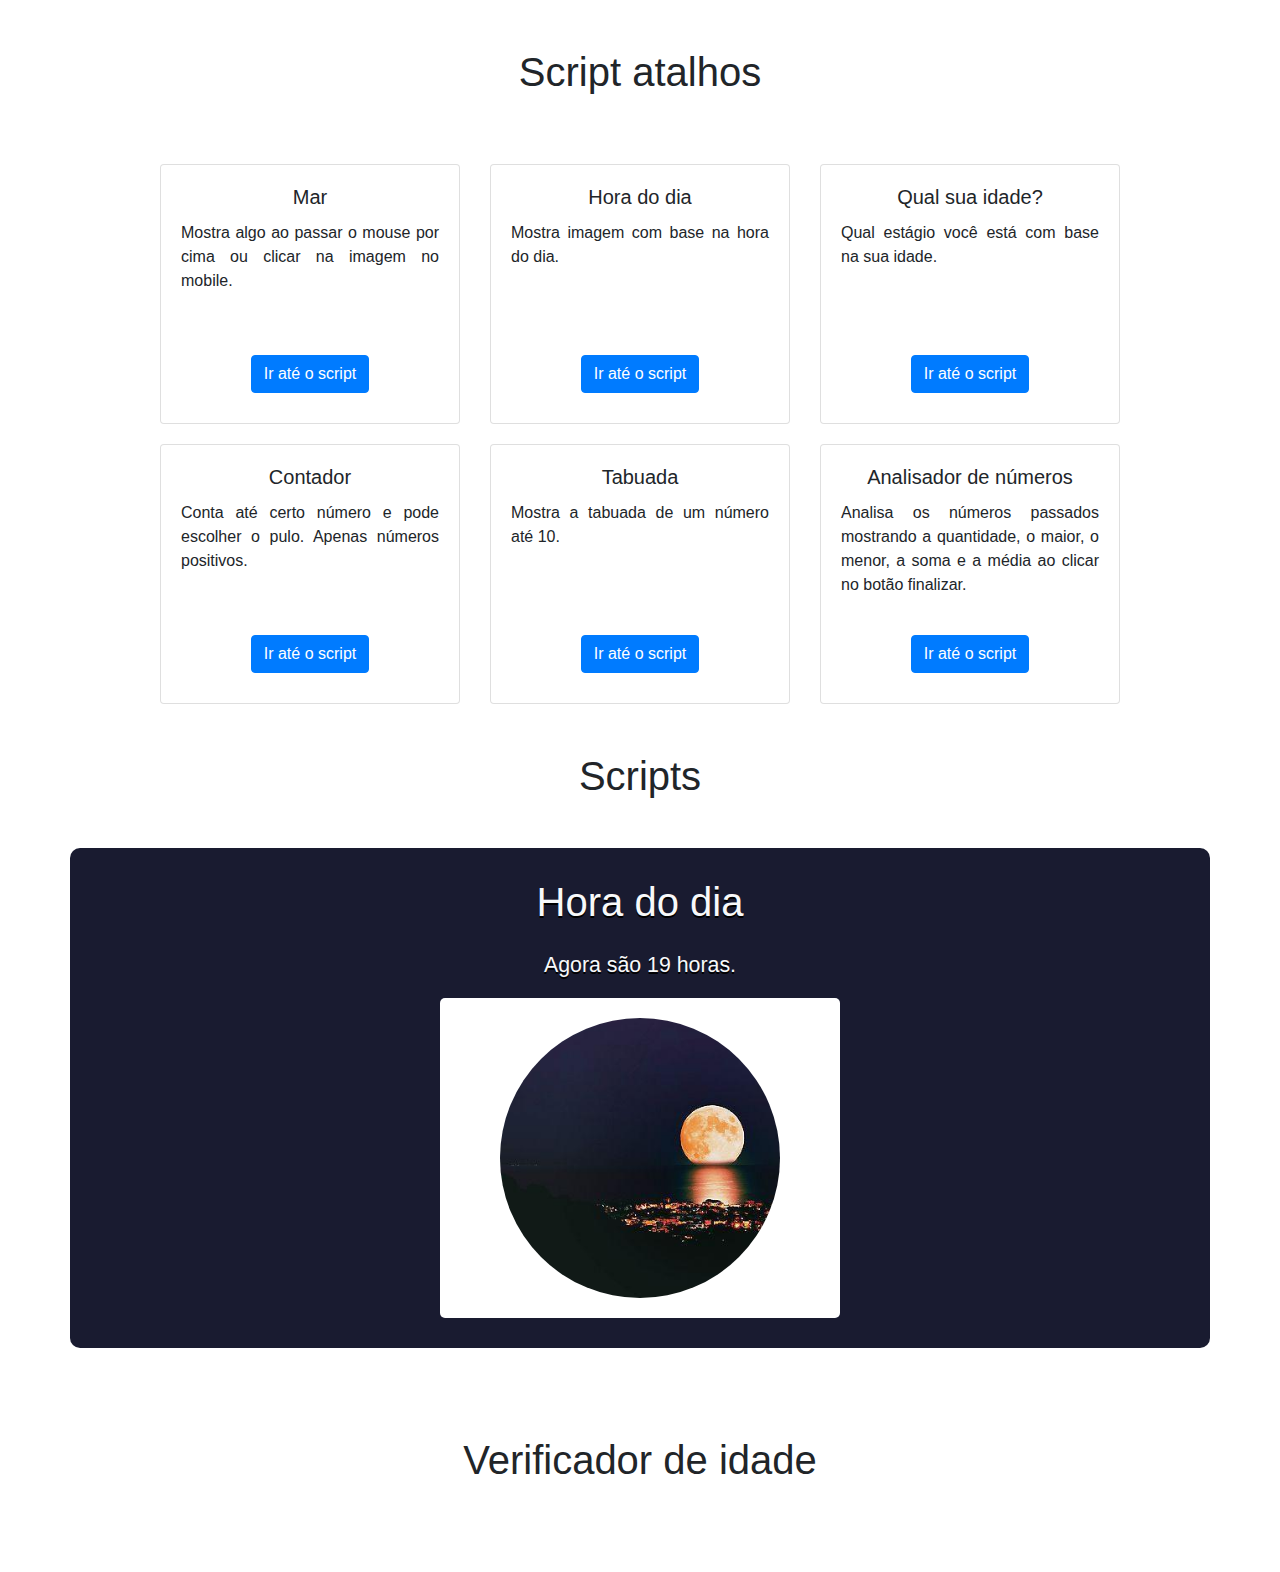
<file: teste.html>
<!DOCTYPE html>
<html lang="en">
<head>
    <meta charset="UTF-8">
    <meta http-equiv="X-UA-Compatible" content="ie=edge">
    <link rel="stylesheet" href="https://stackpath.bootstrapcdn.com/bootstrap/4.3.1/css/bootstrap.min.css" integrity="sha384-ggOyR0iXCbMQv3Xipma34MD+dH/1fQ784/j6cY/iJTQUOhcWr7x9JvoRxT2MZw1T" crossorigin="anonymous">
    <meta name="viewport" content="width=device-width, initial-scale=1, shrink-to-fit=no">
    <title>Document</title>
</head>
<body>
    <div class="my-5">
        <h1 class="text-center">Script atalhos</h1>
    </div>
    <div class="container p-0">
        <!-- cards -->
        <style>
            /*
            Área cards
            */
            .cards_atalhos_cripts{
                width: 300px;
                min-height: 260px;
                flex: none !important;
                margin: 20px auto;
                position: relative;
            }
            .div_botao_responsivo_scripts_atalho{
                position: absolute;
                bottom: 0;
                left: 0;
                height: 100px;
                width: 100%;
                line-height: 100px;
            }
            .card-text{
                text-align: justify;
            }
        </style>
        <div class="card-deck justify-content-center">
            <div class="card cards_atalhos_cripts">
                <div  class="card-body">
                    <h5 class="card-title text-center">Mar</h5>
                    <p class="card-text">
                        Mostra algo ao passar o mouse por cima ou clicar na imagem no mobile.
                    </p>
                    <div class="text-center div_botao_responsivo_scripts_atalho" >
                        <a href="#corFundoHoraDoDia" class="btn btn-primary">Ir até o script</a>
                    </div>
                </div>
            </div>
            <div class="card cards_atalhos_cripts">
                <div  class="card-body">
                    <h5 class="card-title text-center">Hora do dia</h5>
                    <p class="card-text">
                        Mostra imagem com base na hora do dia.
                    </p>
                    <div class="text-center div_botao_responsivo_scripts_atalho">
                        <a href="#" class="btn btn-primary">Ir até o script</a>
                    </div>
                </div>
            </div>
            <div class="card cards_atalhos_cripts">
                <div  class="card-body">
                    <h5 class="card-title text-center">Qual sua idade?</h5>
                    <p class="card-text">
                        Qual estágio você está com base na sua idade.
                    </p>
                    <div class="text-center div_botao_responsivo_scripts_atalho">
                        <a href="#" class="btn btn-primary">Ir até o script</a>
                    </div>
                </div>
            </div>            
            <div class="card cards_atalhos_cripts">
                <div  class="card-body">
                    <h5 class="card-title text-center">Contador</h5>
                    <p class="card-text">
                        Conta até certo número e pode escolher o pulo. Apenas números positivos.
                    </p>
                    <div class="text-center div_botao_responsivo_scripts_atalho">
                        <a href="#" class="btn btn-primary">Ir até o script</a>
                    </div>
                </div>
            </div>
            <div class="card cards_atalhos_cripts">
                <div  class="card-body">
                    <h5 class="card-title text-center">Tabuada</h5>
                    <p class="card-text">
                        Mostra a tabuada de um número até 10.
                    </p>
                    <div class="text-center div_botao_responsivo_scripts_atalho">
                        <a href="#" class="btn btn-primary">Ir até o script</a>
                    </div>
                </div>
            </div>
            <div class="card cards_atalhos_cripts">
                <div  class="card-body">
                    <h5 class="card-title text-center">Analisador de números</h5>
                    <p class="card-text">
                        Analisa os números passados mostrando a quantidade, o maior, o menor, a soma e a média ao clicar no botão finalizar.
                    </p>
                    <div class="text-center div_botao_responsivo_scripts_atalho">
                        <a href="#" class="btn btn-primary">Ir até o script</a>
                    </div>
                </div>
            </div>
        </div> <!-- end cards -->
        <!-- scripts -->
        <style>
            /*
                Área scripts individuais
            */
            .fundo_script{
                margin: 10px 0;
                padding: 30px 5px;
                border-radius: 10px;    
            }
        </style>
        <div class="my-5">
            <h1 class="text-center">Scripts</h1>
        </div>
        <div class="fundo_script" id='corFundoHoraDoDia'><!-- script 1 -->
            <h1 class="text-center text-light" style="text-shadow:black 0px 2px;">Hora do dia</h1>
            <div id='horaDia' class="text-center py-3 text-light"  style="font-size: 16pt;text-shadow:black 0px 2px;"></div>
            <style>
                #statusDiaImagem{
                    width: 280px;
                    height: 280px;
                    margin: auto;
                    background-size: cover;
                    background-repeat: no-repeat;
                    border-radius: 50%;
                }
            </style>
            <div style="background-color: white; max-width: 400px;margin: auto; border-radius: 5px; padding: 20px 10px;">
                <div id="statusDiaImagem" class="mx-auto"></div>    
            </div>
            <script>
                //pegando as horas e mostrando
                var agora = new Date()
                var hora = agora.getHours()
                hora = 19
                document.getElementById('horaDia').innerHTML = `Agora são ${hora} horas.`
                //mudança de fundo e imagem
                var fundo = document.getElementById('corFundoHoraDoDia');
                var imagem = document.getElementById('statusDiaImagem')
                if( hora > 18 || hora < 6 ){
                    document.getElementById('horaDia').innerHTML = `Agora ${hora == 1 || hora == 0 ?'é':'são'} ${hora} ${hora == 1 || hora == 0?'hora':'horas'}.`
                    imagem.style.backgroundImage = "url(assets/imagens/exerc-hora-do-dia/noite.jpg)";
                    fundo.style.backgroundColor = '#191B30';
                }else if( hora < 12  ){
                    imagem.style.backgroundImage = "url(assets/imagens/exerc-hora-do-dia/manha.jpg)";
                    fundo.style.backgroundColor = '#FED3A6';
                }else if( hora <= 18 ){
                    imagem.style.backgroundImage = "url(assets/imagens/exerc-hora-do-dia/tarde.jpg)";            
                    fundo.style.backgroundColor = '#36C2ED';
                }
            </script>
        </div><!-- end script 1 -->
        <div class="fundo_script"><!-- script 2 -->
            <div class="my-5">
                <h1 class="text-center">Verificador de idade</h1>
            </div>
            <div class="script">
                
            </div>
        </div><!-- end script 2 -->
        <!-- end scripts -->
    </div> 
    
    <script>
        
    </script>
</body>
</html>
</file>
<file: estilo.css>
*{
    box-sizing: border-box;
    font-family: sans-serif;
}

/* Classes genericas */
    .area-script-molde{
        margin-bottom: 48px;
    }

/* cards atalho scripts */
    .cards_atalhos_cripts{
        width: 300px;
        min-height: 260px;
        flex: none !important;
        margin: 20px auto;
        position: relative;
    }
        .div_botao_responsivo_scripts_atalho{
            position: absolute;
            bottom: 0;
            left: 0;
            height: 100px;
            width: 100%;
            line-height: 100px;
        }
        .card-text{
            text-align: justify;
        }

/* hora do dia */

    #corFundoHoraDoDia{
        padding: 10px;
        border-radius: 5px;
    }
        #horaDia{
            font-size: 16pt;
            text-shadow:black 0px 2px;
            background-color: black;
            margin: 10px 0;
        }
        #envolve-status-dia-imagem{
            background-color: white; 
            padding: 20px;
            border-radius: 5px;
        }
            #statusDiaImagem{
                max-width: 400px;
                max-height: 400px;
                border-radius: 50%;
                background-size: cover;
                background-repeat: no-repeat;
            }
            #statusDiaImagem > div{
                min-width: 220px;
                min-height: 220px;
                padding-top: 100%;
            }

/* calculador de idade */

    .form{
        margin: 10px 0;
    }
        input#ano_nascimento{
            border: none;
            box-shadow: 0 0 5px rgba(0,0,0,.1);
            padding: 10px;
        }

    #cor-qual-sua-idade{
        background-color: #efefef;
        max-width: 400px;
        margin: auto;
        padding: 10px;
        border-radius: 7px;
    }

    #rentagulo_branco{
        padding: 10px;
        background-color: white;
        border-radius: 7px;
    }
    #descricaoPessoa{
        font: 15pt Arial;
        text-align: center;
    }
    #fotoPessoa{
        margin: 20px auto;
        border-radius: 50%;
        background-image: url("");
        background-size: 100% 100%;
        background-repeat: no-repeat;
    }

/* Contador */
#contador-script{
    background-color: #efefef;
    max-width: 400px;
    margin: auto;
    padding: 10px;
    border-radius: 7px;
}
    #rentagulo-branco-contador{
        text-align: center;
        padding: 10px;
        background-color: white;
        border-radius: 7px;
    }
</file>
<file: criarDiv/css/style.css>
body {
  font-family: sans-serif;
  background-color: #efefef;
}

.container-caracteristicas-e-elemento {
  display: -webkit-box;
  display: -ms-flexbox;
  display: flex;
}

.container-caracteristicas-e-elemento > div {
  -webkit-box-flex: 1;
      -ms-flex: 1;
          flex: 1;
  padding: 5px;
}

.container-caracteristicas-e-elemento [name='containerCaracteristicas'] {
  width: 150px;
  margin: auto;
  padding: 10px;
  background-color: #f1f1f1;
  border-radius: 5px;
  -webkit-box-shadow: 0 0 10px rgba(0, 0, 0, 0.1);
          box-shadow: 0 0 10px rgba(0, 0, 0, 0.1);
}

.container-caracteristicas-e-elemento [name='containerCaracteristicas'] .separador {
  margin-bottom: 10px;
}

.container-caracteristicas-e-elemento [name='containerCaracteristicas'] .separador > div {
  width: 100%;
}

.container-caracteristicas-e-elemento [name='containerCaracteristicas'] .separador .titulo {
  text-align: left;
  margin-bottom: 5px;
}

.container-caracteristicas-e-elemento [name='containerCaracteristicas'] .separador input {
  width: -webkit-fill-available;
  border: none;
  padding: 5px;
}

.container-caracteristicas-e-elemento [name='containerCaracteristicas'] .separador input[type='color'] {
  width: -webkit-fill-available;
  border: none;
  padding: 0 !important;
  background-color: transparent;
  outline: none;
}

.container-caracteristicas-e-elemento [name='containerCaracteristicas'] .separador select {
  width: -webkit-fill-available;
  padding: 5px;
  border: none;
}

.container-elemento-criado {
  display: -webkit-box;
  display: -ms-flexbox;
  display: flex;
  -webkit-box-pack: center;
      -ms-flex-pack: center;
          justify-content: center;
  -webkit-box-align: center;
      -ms-flex-align: center;
          align-items: center;
}

.container-elemento-criado .botao-css {
  border: none;
  border: 2px solid black;
  font-family: Arial;
  -webkit-transform: rotate(0deg);
          transform: rotate(0deg);
  height: 50px;
  width: 50px;
  -webkit-transition: 1s all;
  transition: 1s all;
}

.container-elemento-criado .botao-css-giro {
  -webkit-animation: 2s girarButton infinite;
          animation: 2s girarButton infinite;
}

@-webkit-keyframes girarButton {
  to {
    -webkit-transform: rotate(0deg);
            transform: rotate(0deg);
    width: 50px;
    height: 50px;
  }
  from {
    -webkit-transform: rotate(360deg);
            transform: rotate(360deg);
    width: 80px;
    height: 80px;
  }
}

@keyframes girarButton {
  to {
    -webkit-transform: rotate(0deg);
            transform: rotate(0deg);
    width: 50px;
    height: 50px;
  }
  from {
    -webkit-transform: rotate(360deg);
            transform: rotate(360deg);
    width: 80px;
    height: 80px;
  }
}
/*# sourceMappingURL=style.css.map */
</file>
<file: jogoBaloes/style.css>
*{
    box-sizing: border-box;
    font-family: monospace;
}

body{
    padding: 0;
    margin: 0;
    overflow: hidden;
}

.container-game{
    width: 100vw;
    height: 100vh;
    
    background-image: url('parque-1.jpg');
    background-size: cover;
    background-repeat: no-repeat;
}

.balao{
    position: absolute;
    background-size: 100% 100%;
    background-repeat: no-repeat;
}

/* lobby do jogo */

.lobby-jogo{

    position: absolute;
    top: 50%;
    left: 50%;
    transform: translate(-50%, -50%);

    padding: 10px;

    display: flex;
    justify-content: center;
    align-items: center;
    flex-direction: column;

    
    border-radius: 10px;

    
}

.container-iniciar-jogo{
    margin-bottom: 10px;
    text-align: center;
}

.iniciar-jogo{
    
    padding: 10px;

    border: none;
    border-radius: 5px;

    background-color: #ff00b1;
    color: white;
    outline: none;
}

/* END lobby do jogo */

/* panel vidas */

.container-vidas-pontos{
    display: flex;
    min-width: 200px;
    
    padding: 10px;

    border-radius: 5px;
    
    position: absolute;
    top: 10px;
    left: 50%;
    transform: translateX(-50%);
    z-index: 10;

    background-color: white;
    box-shadow: 0 0 5px rgba(0,0,0,.3);
}

.container-vidas-pontos > div{
    display: flex;
    flex: 1;
}
.container-vidas-pontos > div > div{
    display: flex;
    flex: 1;
    justify-content: center;
    align-items: center;
}

.vidas-valor{
    justify-content: flex-start !important;
}

.vidas-titulo{
    width: 25px;
    height: 25px;
    background-image: url('vidas.png');
    background-size: 100% 100%;
    background-repeat: no-repeat;
}

/* END panel vidas */
</file>
<file: jogoMemoria/style.css>
*{
    margin: 0;
    padding: 0;
    box-sizing: border-box;
    font-family: sans-serif;
}

body{
    width: 100vw;
    background-image: url(./imagens/background-jogo-memoria.jpg);
    background-repeat: no-repeat;
    background-size: 100% 100%;
    background-position: center;
    box-shadow: 0 0 5px rgba(0,0,0,.2);
}


/* fileReader */
.adicionar-imagens-personalizadas{
    display: none;
}
#imagens{
    display: none;
}


.container-jogo{
    display: block;
}



.container-cards{
    display: flex;
    justify-content: flex-start;
    flex-wrap: wrap;
}

.card{
    width: 150px;
    height: 200px;

    display: flex;
    justify-content: flex-start;
    align-items: center;

    border-radius: 5px;
    margin: 5px;

    background-repeat: no-repeat;
    background-size: contain;
    background-position: center;
    box-shadow: 0 0 5px rgba(0,0,0,.2);
    background-color: black;
    background-image: url("./imagens/frente-card.png");
}

.card-frente{
    animation: cardFrente 1s forwards;
}

.card-verso{
    animation: cardVerso 1s forwards;
}

@keyframes cardFrente{
    from{
        opacity: 0;
        transform: rotate3d(0,1,0, 180deg);
    }
    to{
        opacity: 1;
        transform: rotate3d(0,1,0, 0deg);
        background-image: url("./imagens/frente-card.png");
    }
}

@keyframes cardVerso{
    from{
        opacity: 0;
        transform: rotate3d(0,1,0, 0deg);
    }
    to{
        opacity: 1;
        transform: rotate3d(0,1,0, 180deg);
    }
}


@media ( max-width:  475px){
    .card{
        width: 70px;
        height: 120px;
    }
}

@media (min-width: 476px) and (max-width: 800px){
    .card{
        width: 100px;
        height: 150px;
    }
}
</file>
